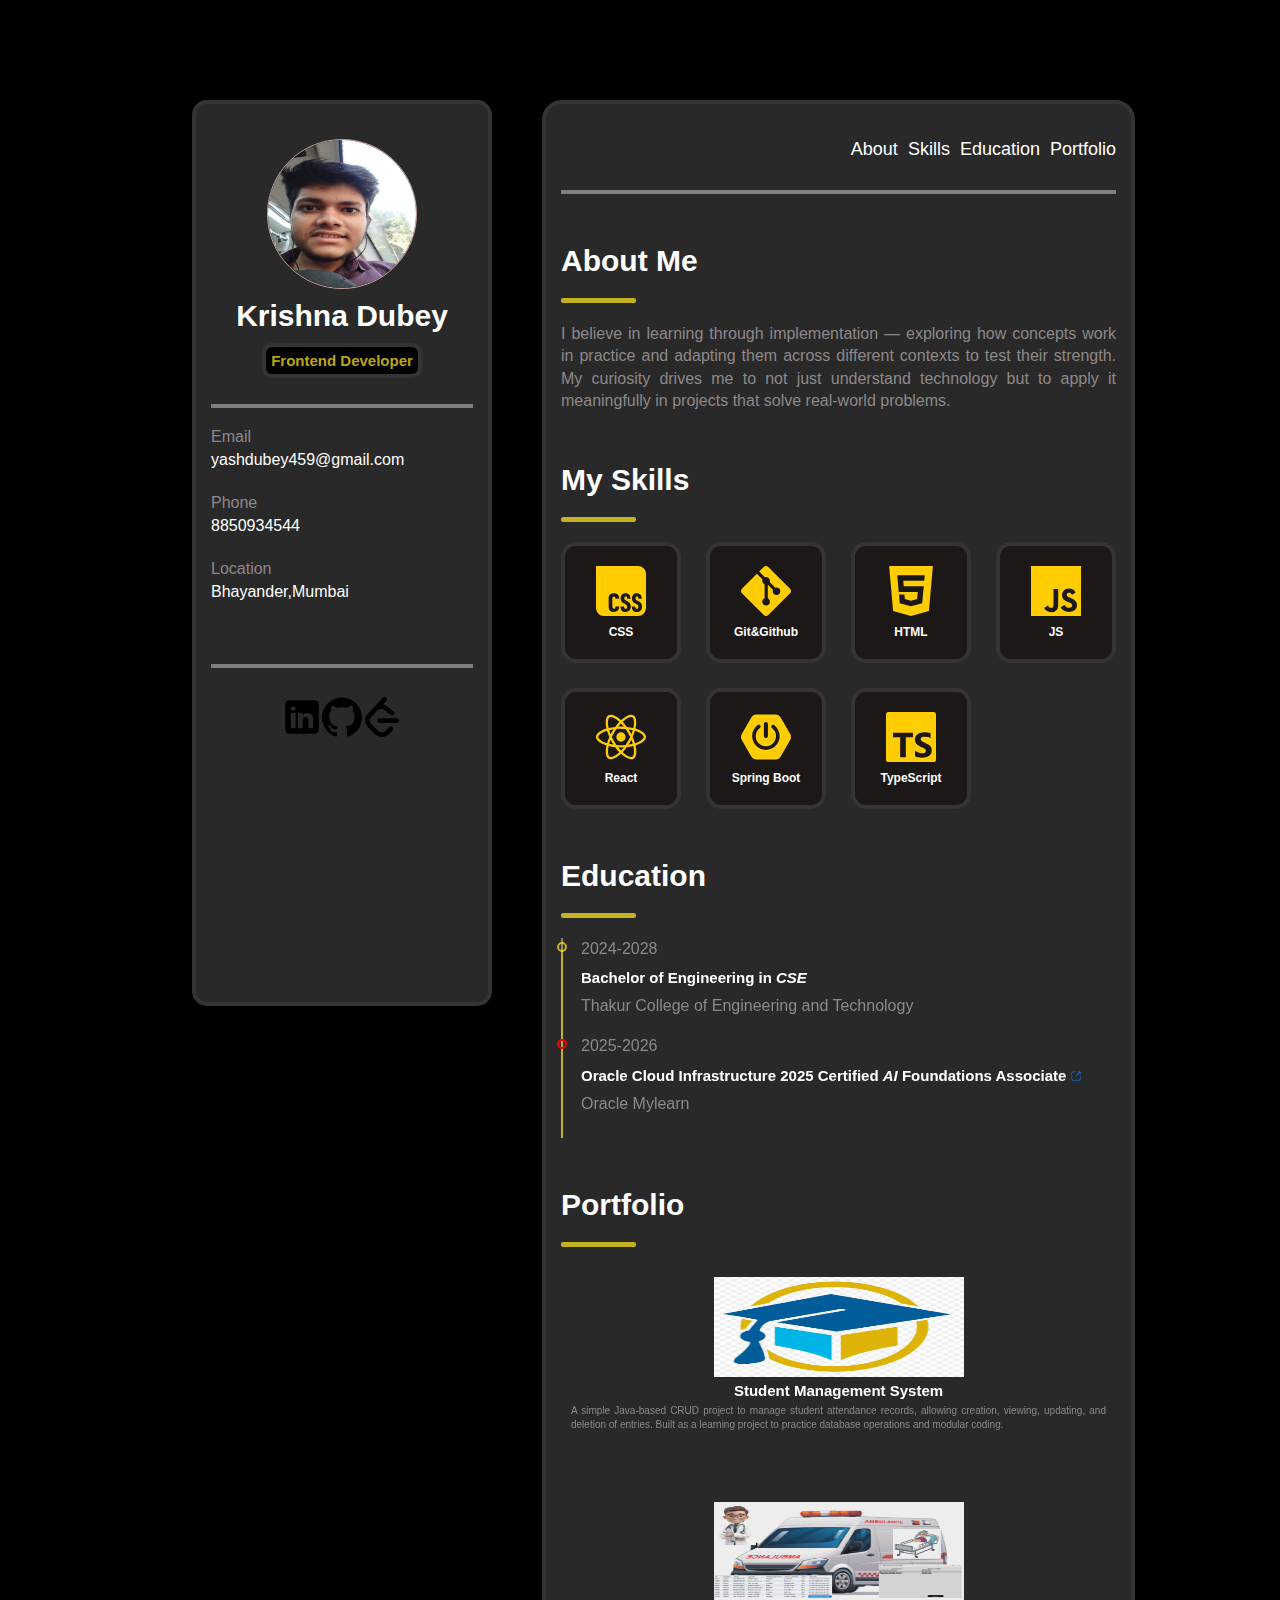
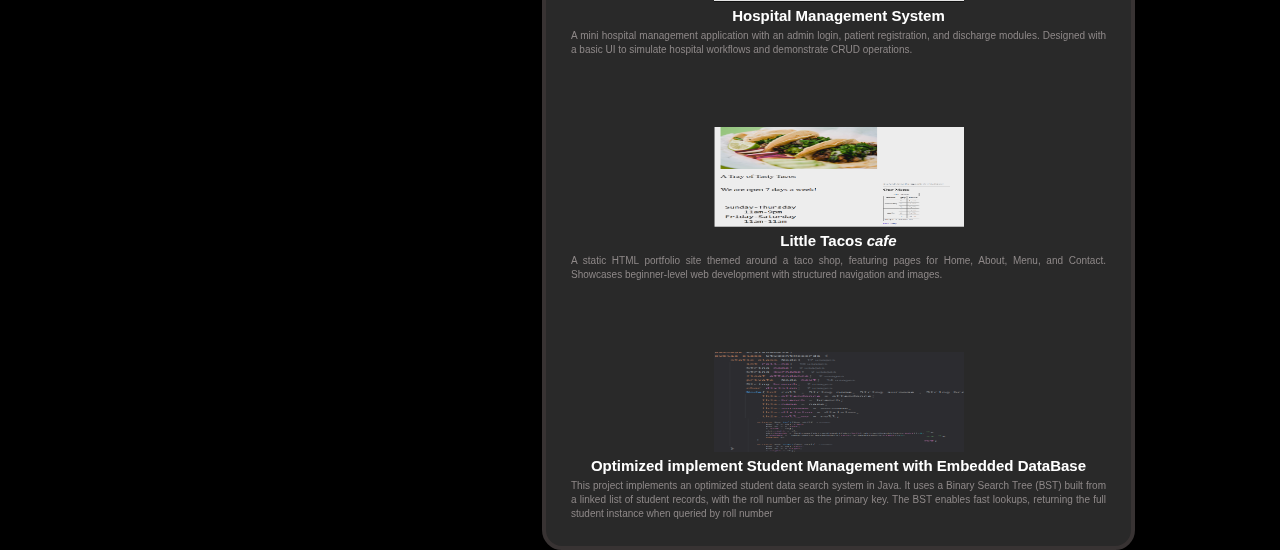
<file: index.html>
<!DOCTYPE html>
<html lang="en">
<head>
    <meta charset="UTF-8">
    <meta name="viewport" content="width=device-width, initial-scale=1.0">
    <title>Document</title>
    <link rel="stylesheet" href="style.css">
</head>
<body>
    <div class="center">
        <div class="grid">
            <div class="profile" >
                <div class="flex-center border-bottom sss">
                    <img src="./resource/my img.jpg" alt="not found" id="img" height="150px" width="150px" >
                    <h2>Krishna Dubey</h2>
                    <div id="frontend">
                        <p style="font-weight: bold;">Frontend Developer</p>
                    </div>
                </div>
                <div id="information" class="border-bottom">
                    <div class="space">
                        <span>Email</span>
                        <div>yashdubey459@gmail.com</div>
                    </div>

                    <div class="space">
                        <span>Phone</span>
                        <div>8850934544</div>
                    </div>

                    <div class="space">
                        <span>Location</span>
                        <div>Bhayander,Mumbai</div>
                    </div>
                </div>

                <div id="ui_icon" class="">
                    <a href="https://linkedin.com/in/krishna-dubey-05a714352/"><svg xmlns="http://www.w3.org/2000/svg" x="0px" y="0px" width="40" height="40" viewBox="0 0 50 50">
                        <path d="M41,4H9C6.24,4,4,6.24,4,9v32c0,2.76,2.24,5,5,5h32c2.76,0,5-2.24,5-5V9C46,6.24,43.76,4,41,4z M17,20v19h-6V20H17z M11,14.47c0-1.4,1.2-2.47,3-2.47s2.93,1.07,3,2.47c0,1.4-1.12,2.53-3,2.53C12.2,17,11,15.87,11,14.47z M39,39h-6c0,0,0-9.26,0-10 c0-2-1-4-3.5-4.04h-0.08C27,24.96,26,27.02,26,29c0,0.91,0,10,0,10h-6V20h6v2.56c0,0,1.93-2.56,5.81-2.56 c3.97,0,7.19,2.73,7.19,8.26V39z"></path>
                    </svg></a>
                   <a href="https://github.com/KrishnaDubeycodeProjects"> <img src="resource/github.svg" height="40" width="40"></a>
                    <a href="https://leetcode.com/u/8850934544/"><img src="resource/leetcode.svg" height="40" width="40"></a>
                </div>
                </div>

            <div class="content">
                <header class="border-bottom">
                    <a href="#about">About</a>
                    <a href="#skills">Skills</a>
                    <a href="#education">Education</a>
                    <a href="#portfolio">Portfolio</a>
                </header>

                <div>
                    <h2 id="about">About Me</h2>
                    <div class="goldline"></div>
                    <p>I believe in learning through implementation — exploring how concepts work in practice and
                        adapting them across different contexts to test their strength. My curiosity drives me to not
                        just understand technology but to apply it meaningfully in projects that solve real-world
                        problems.
                    </p>
                </div>

                <div id="skills">
                    <h2>My Skills</h2>
                    <div class="goldline"></div>
                    <div class="names">
                        <div>
                            <img src="./resource/css.svg" alt="">
                            <h2>CSS</h2>
                        </div>
                        <div><img src="./resource/git.svg" alt="">
                            <h2>Git&Github</h2>
                        </div>
                        <div><img src="./resource/html5.svg" alt="">
                            <h2>HTML</h2>
                        </div>
                        <div> <img src="./resource/javascript.svg" alt="">
                            <h2>JS</h2>
                        </div>
                        <div> <img src="./resource/react.svg" alt="">
                            <h2>React</h2>
                        </div>
                        <div> <img src="./resource/springboot.svg" alt="">
                            <h2>Spring Boot</h2>
                        </div>
                        <div><img src="./resource/typescript.svg" alt="">
                            <h2>TypeScript</h2>
                        </div>
                    </div>
                </div>

                <div>
                    <h2 id="education">Education</h2>
                    <div class="goldline"></div>
                    <div class="line-blank">
                        <div class="circle-point"></div>
                        <div class="engineering">
                          <p>2024-2028</p>
                            <h2 style="margin:9px 0px; font-size:15px">Bachelor of Engineering in <i>CSE</i></h2>
                            <p>Thakur College of Engineering and Technology</p>
                        </div>
                        <div style="border-color:red;" class="circle-point"></div>
                            <div class="oracle">

                                <p>2025-2026</p>
                                <h2 style="margin:9px 0px; font-size:15px;"><a href="https://catalog-education.oracle.com/ords/certview/sharebadge?id=99A7E02BACFCFB60D1C1FDF5E77F51F865D80221E85F388FAC4460C4587056B4">Oracle Cloud Infrastructure 2025 Certified <i>AI</i> Foundations Associate <img src="resource/share.png" height="10px" width="10px"> </a></h2>
                                <p>Oracle Mylearn</p>
                            </div>
                    </div>
                </div>

                <div>
                    <h2 id="portfolio">Portfolio</h2>
                    <div class="goldline"></div>
                    <div class="project">
                        <div class="student">   <a href="https://github.com/KrishnaDubeycodeProjects/Attendance_Management_System">

                          <img src="resource/StudentManagementSystem.png">
                           <h2>Student Management System</h2>
                           <p>A simple Java-based CRUD project to manage student attendance records,
                               allowing creation, viewing, updating, and deletion of entries.
                               Built as a learning project to practice database operations and modular coding.
                           </p>
                       </a>
                        </div>

                        <div class="hospital" >

                            <a href="https://github.com/KrishnaDubeycodeProjects/Hospital_Management/blob/master/README.md">

                            <img src="resource/HospitalSystem.png">
                            <h2>Hospital Management System</h2>

                            <p>A mini hospital management application with an admin login, patient registration, and discharge modules.
                                Designed with a basic UI to simulate hospital workflows and demonstrate CRUD operations.
                            </p>
                </a>  </div>
                        <div class="taco" >
                            <a href="https://krishnadubeycodeprojects.github.io/html-portfolio/">

                            <img src="resource/tacos.png" >

                            <h2>Little Tacos <i>cafe</i></h2>
                            <p>A static HTML portfolio site themed around a taco shop, featuring pages for Home, About, Menu, and Contact.
                                Showcases beginner-level web development with structured navigation and images.
                            </p>

                        </a>
                        </div>
                        <div class=binarysearch ><a href="https://github.com/KrishnaDubeycodeProjects/OptimizedSearch_Studentdata_EmbeddedDB_System">

                         <img src="resource/optimizedstudent.png">
                            <h2>Optimized implement Student Management with Embedded DataBase</h2>

                            <p>This project implements an optimized student data search system in Java. It uses a Binary Search Tree (BST)
                                built from a linked list of student records, with the roll number as the primary key.
                                The BST enables fast lookups, returning the full student instance when queried by roll number
                            </p>

                        </a> </div>
                     </div>
                </div>
            </div>
        </div>
    </div>
</body>

</html>
</file>
<file: style.css>
*{
    margin: 0px;
    box-sizing: border-box;
    font-family: sans-serif;
}
body{
    background-color: black;
}
.grid{
    display: grid;
    grid-template-rows: min-content;
    grid-template-columns:1fr 1fr;
    border-radius: 20px;
    place-items:center;
    align-items:start;
    width: 70vw;
    gap: 50px;
    padding-top:100px;
}

.center{
    display: flex;
    justify-content: center;
    align-items: center;
    margin:0px 100px;
}
h2{
    font-size: 30px;
}
.sss{
   // height: 300px;
}
.flex-center{
   // height:200px;
    display: flex;
    flex-direction: column;
    align-items: center;
    padding-bottom: 10%;
    gap: 10px;
    perspective: 80px;
}
.profile{
       display: grid;
       color: white;
       width: 300px;
       grid-template-columns: 1fr;
       grid-template-rows: 1fr 1fr 1fr;
       background-color: #292929;
       border-radius: inherit;
       position:sticky;
       top:50px;
}
.border-bottom{
    margin-top: 20px;
    border-bottom:4px rgb(132, 126, 126) solid;
}
#information{
    height: 240px;
}

#information span{
    display: block;
    color: rgb(142, 136, 136);
    margin-bottom: 5px;
}
.space{
    margin-bottom: 25px;
}
#img{
    border: 1px rgb(197, 159, 159) solid;
    border-radius: 100%;

}
#frontend{
    background-color: black;
    text-align: center;
    color: #f7de1ec2;
    width: 160px;
    height: 35px;
    font-size: 15px;
    border-radius: 10px;
    display: flex;
    justify-content: center;
    align-items: center;
    border:4px rgb(56, 51, 51) solid;
}
.profile,.content{
    padding: 15px;
    border-radius: 15px;
    border:4px rgb(56, 51, 51) solid;
}
#frontend>p{
  position: relative;
}
#frontend>p:hover{
  transform: translateZ(20px);
  box-shadow: 10px 10px 30px green;
}
a:hover{
    cursor:pointer;
    color:green;
}
a:active{
    color: #f7de1ec2;
}
header{
    display: flex;
    flex-direction: row;
    justify-content: flex-end;
    gap: 10px;
    padding-bottom: 30px;
}
header a{
    color: white;
    font-size: 18px;
    text-decoration: none;
}
.goldline{
    margin: 20px 0px;
    background-color: #f7de1ec2;
    width: 75px;
    height: 5px;
    border-radius: 2px;
}
.names{
    display: grid;
    grid-template-columns: repeat(4,minmax(120px,1fr));
    /* flex-wrap: wrap; */
    gap: 25px;
}
h2{
    font-weight: 600;
}
.names h2{
    margin-top: 5px;
    font-size: 12px;
}
img{
    color: #f7de1ec2;
}
.names div{
    height: auto;
    width: auto;
    display: flex;
    padding: 20px;
    gap: 4px;
    flex-direction: column;
    align-items: center;
    font-weight: lighter;
     border-radius: 15px;
    border:4px rgb(56, 51, 51) solid;
    background-color: #171010ae;
    transition: all 150ms linear 0s;
}

.names>div:hover{
filter:invert(1);
box-shadow: 6px 6px 30px white;
}
.names div img{
    height: 50px;
    width: 50px;
  filter: invert(42%) sepia(83%) saturate(60) hue-rotate(25deg) brightness(199%) contrast(209%);
}
.content{
    display: flex;
    flex-direction: column;
    flex-wrap: wrap;
    gap: calc(50px);
    border-radius: inherit;
    background-color: #292929;
    color: white;

}
.content div p{
    color: rgb(142, 136, 136);
    line-height: 1.4;
    text-align: justify;
}

@media screen and (max-width:1026px){
.grid{
   grid-template-columns: min-content;
    gap:20px;

}
.project{
flex-wrap:no-wrap;
}
.project div{
align-self:stretch;
height:auto;
}
.profile{
min-width:450px;
 width:60vw;
position:static;
}
}
@media screen and (max-width:500px){
.grid{
   grid-template-columns: min-content;
    gap:20px;
}
.flex-center>h2
{font-size:20px;
font-weight:600;
}
.profile{
position:static;
 min-width:450px;
}

}
#ui_icon>a:hover{
filter: invert(42%) sepia(83%) saturate(60) hue-rotate(25deg) brightness(199%) contrast(209%);
}

#ui_icon{
display:flex;
justify-content:center;
}
a{
color:white;
 text-decoration: none;
 }
#ui_icon>a{
align-self:start;
filter: invert(15%) sepia(24%) saturate(60) hue-rotate(14deg) brightness(80%) contrast(400%);
}
.circle-point{
display:inline-block;
height:10px;
width:10px;
border:2px #f7de1ec2 solid;
border-radius:7px;
position:relative;
left:-4px;
}

.line-blank{
display:inline-block;
// background-color:rgb(132, 126, 126);

height:200px;
width:2px;
background: linear-gradient(
to bottom,
 rgb(132, 126, 126) 2%,
 #f7de1ec2 9%
);
}

.oracle,.engineering{
width:500px;
position:relative;
top:-18px;
left:20px;
}
.project{
display:flex;
flex-wrap:wrap;
justify-content:center;
align-items:center;
gap:50px;
perspective:1000px;
}
.project h2{
font-size:15px;
}
.project p{
font-size:10px;
}
.project img{
height:100px;
width:250px;
}
.project div{
height:auto;
min-width:200px;
height:auto;
max-width:100vw;
}
.student a,.hospital a,.binarysearch a,.taco a{
display:flex;
gap:5px;
padding:10px;
flex-direction:column;
 justify-content:center;
 align-items:center;
}
.student:hover,.hospital:hover,.binarysearch:hover,.taco:hover{
cursor:pointer;
box-shadow:8px 7px 50px  green;
transform:translateZ(10px);
}
</file>
